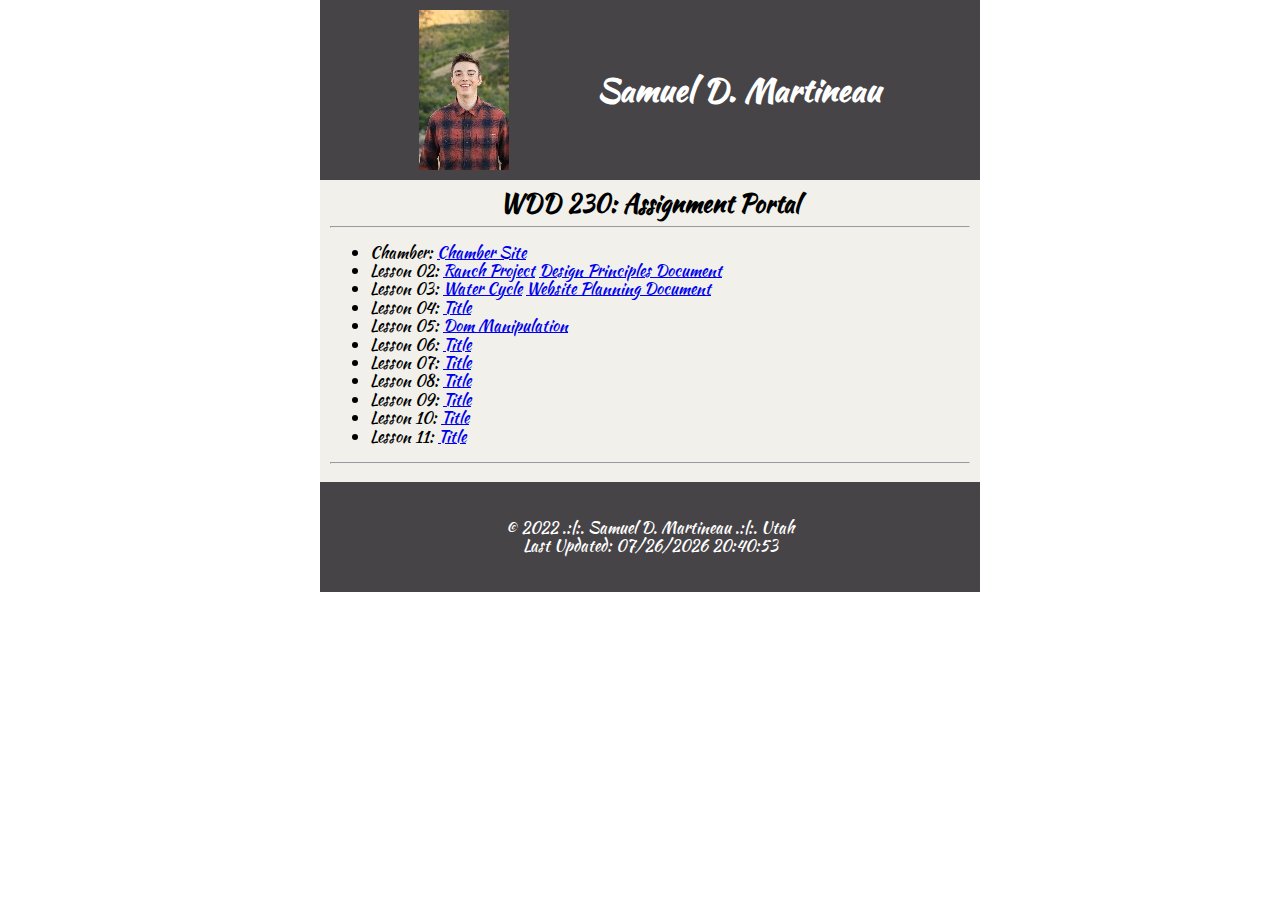
<file: index.html>
<!DOCTYPE html>
<html lang="en">
    <head>
        <meta charset="utf-8"/>
        <meta name="viewport" content="width=device-width, initial-scale=1"/>
        <meta name="description" content="homepage"/>
        <title>WDD 230 Homepage</title>

        <link rel="stylesheet" href="homepage/css/homepage-styles.css"/>
        <link rel="stylesheet" href="homepage/css/normalize.css"/>
        <link rel="stylesheet" href="homepage/css/medium.css"/>

        <script src="homepage/javascript/homepage-js.js" defer="true"></script>

        <link rel="shortcut icon" href="favicon.ico">
    </head>
    <body>
        <div class="content">
            <header>
                <div class="header-box">
                    <img  src="homepage/images/me.jpeg" alt="Meee">
                    <h1 class="my-name">Samuel D. Martineau</h1>
                </div>
            </header>

            <main>
                <div class="main-box">
                    <div class="main-heading">WDD 230: Assignment Portal</div>
                    <hr>
                    <ul>
                        <li>Chamber: <a href="chamber/index.html">Chamber Site</a></li>
                        <li>Lesson 02: <a href="ranch/index.html">Ranch Project</a> <a href="lesson2/index.html">Design Principles Document</a></li>
                        <li>Lesson 03: <a href="water_cycle/">Water Cycle</a> <a href="lesson3/index.html">Website Planning Document</a></li>
                        <li>Lesson 04: <a href="#">Title</a></li>
                        <li>Lesson 05: <a href="lesson5/bom.html">Dom Manipulation</a></li>
                        <li>Lesson 06: <a href="#">Title</a></li>
                        <li>Lesson 07: <a href="#">Title</a></li>
                        <li>Lesson 08: <a href="#">Title</a></li>
                        <li>Lesson 09: <a href="#">Title</a></li>
                        <li>Lesson 10: <a href="#">Title</a></li>
                        <li>Lesson 11: <a href="#">Title</a></li>
                    </ul>
                    <hr>
                </div>
            </main>

            <footer>
                <div class="footer-box">
                    <div class="copyright">&copy <span id="year"></span> .:|:. Samuel D. Martineau .:|:. Utah</div>
                    <div class="update" >Last Updated: <span id="update"></span></div>
                </div>
            </footer>
        </div>
    </body>
</html>
</file>
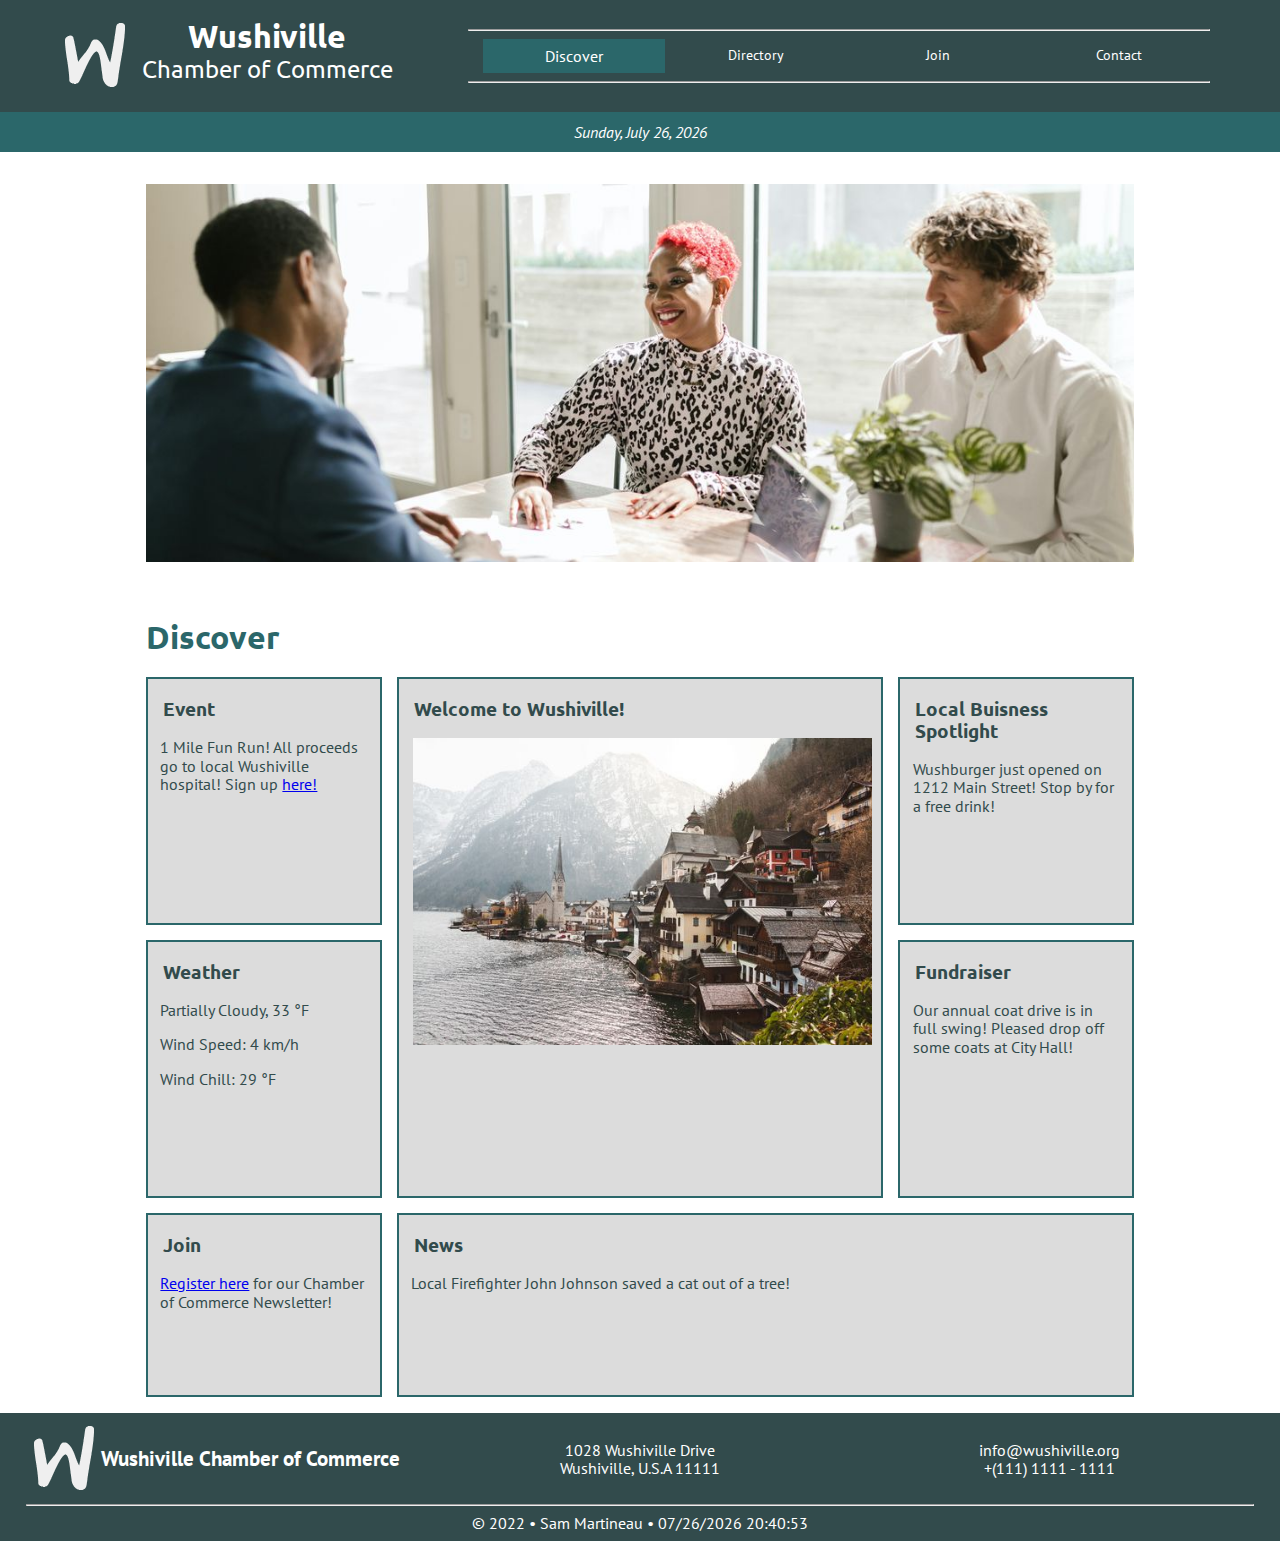
<file: chamber/index.html>
<!doctype html>
<html lang="en">
<head>
<meta charset="utf-8">
<meta name="description" content="Wushiville Chamber of Commerce">
<meta name="author" content="Sam Martineau">

<!-- This start file was build by Paul Cheney  -->
<title>Homepage: Wushiville Chamber of Commerce</title>

<!-- TELLS PHONES NOT TO LIE ABOUT THEIR WIDTH & stops the font from enlarging when a phone is turned sideways-->
<meta name="viewport" content="width=device-width, initial-scale=1, maximum-scale=1">

<!-- Favicon-->
<link rel="shortcut icon" href="favicon.ico">

<!-- STYLE SHEETS -->
<link href="css/normalize.css" rel="stylesheet">
<!-- phone-default -->
<link href="css/small.css" rel="stylesheet">
<!-- enhance-tablet -->
<link href="css/medium.css" rel="stylesheet">
<!-- enhance-desktop -->
<link href="css/large.css" rel="stylesheet">


     
</head>
<body>
    <div class="mg-banner" id="banner-message">
        <p>🤝🏼 Come join us for the chamber meet and greet Wednesday at 7:00 p.m.</p>
    </div>
<!-- HEADER HERE -->
	<header class="clearfix">
    <div class="header-box">    
	<img src="images/logo.webp" alt="logo"/>
    <div class="title-flex">
    <h1>Wushiville</h1>
    <h2>Chamber of Commerce</h2>
    </div>
    </div>

    <nav class="clearfix">
        <hr/>
        <button id="ham"><span>&#9776;</span><span>X</span></button>
        <ul id="nav">
            <li class="active"><a href="#">Discover</a></li>
            <li><a href="#">Directory</a></li>
            <li><a href="#">Join</a></li>
            <li><a href="#">Contact</a></li>    
        </ul>
        <hr id="line"/>
    </nav>
    </header>
    <div class="time"></div> 
<!-- CONTENT HERE -->
    <main>
        <picture>
            <source media="(max-width:200px)" srcset="images/heroSrc200.jpg">
            <source media="(max-width:500px)" srcset="images/heroSrc500.jpg">
            <source media="(max-width:800px)" srcset="images/heroSrc800.jpg">
            <img src="images/heroSrc1100.jpg" alt="img-banner"/>
        </picture>
        <h1 class="page-title">Discover</h1>
        <article class="grid">
            <section class="events">
                <h3>Event</h3>
                <p>1 Mile Fun Run! All proceeds go to local Wushiville hospital! Sign up <a href="#">here!</a></p>
            </section>
            <section class="weather">
                <h3>Weather</h3>
                    <p>Partially Cloudy, <span id="temp">33</span> °F <br>
                    </p>
                    <p>Wind Speed: <span id="wind-speed">4</span> km/h</p>
                    <p id="wind-chill-line">Wind Chill: <span id="wind-chill"></span></p>
            </section>
            <section class="join">
                <h3>Join</h3>
                <p><a href="#">Register here</a> for our Chamber of Commerce Newsletter!</p>
            </section>
            <section class="hero">
                <h3>Welcome to Wushiville!</h3>
                <img src="images/town.jpg" alt="town"/>

            </section>
            <section class="news">
                <h3>News</h3>
                <p>Local Firefighter John Johnson saved a cat out of a tree!</p>
            </section>
            <section class="spotlight1">
                <h3>Local Buisness Spotlight</h3>
                <p>Wushburger just opened on 1212 Main Street! Stop by for a free drink!</p>
            </section>
            <section class="spotlight2">
                <h3>Fundraiser</h3>
                <p>Our annual coat drive is in full swing! Pleased drop off some coats at City Hall!</p>
            </section>
        </article>
    </main>
    
<!-- FOOTER HERE -->
    
    <footer>
        <div class="footer-flex">
            <div class="footer-img-flex footer-flex-item">
                <img src="images/logo.webp" alt="logo"/>
           
                <h3>Wushiville Chamber of Commerce</h3>
            </div>
 
                <p class="footer-flex-item">
                    1028 Wushiville Drive <br/>
                    Wushiville, U.S.A 11111
                </p>
                <p class="footer-flex-item">
                    info@wushiville.org <br/>
                    +(111) 1111 - 1111
                </p>

        </div>
        <hr/>
        <div>
        &copy; <span id="year"></span> &bull; Sam Martineau &bull; <span id="update"></span>
        </div>
    </footer>

    <script src="js/scripts.js"></script>
    <script src="js/windchill.js"></script>
</body>
</html>
</file>
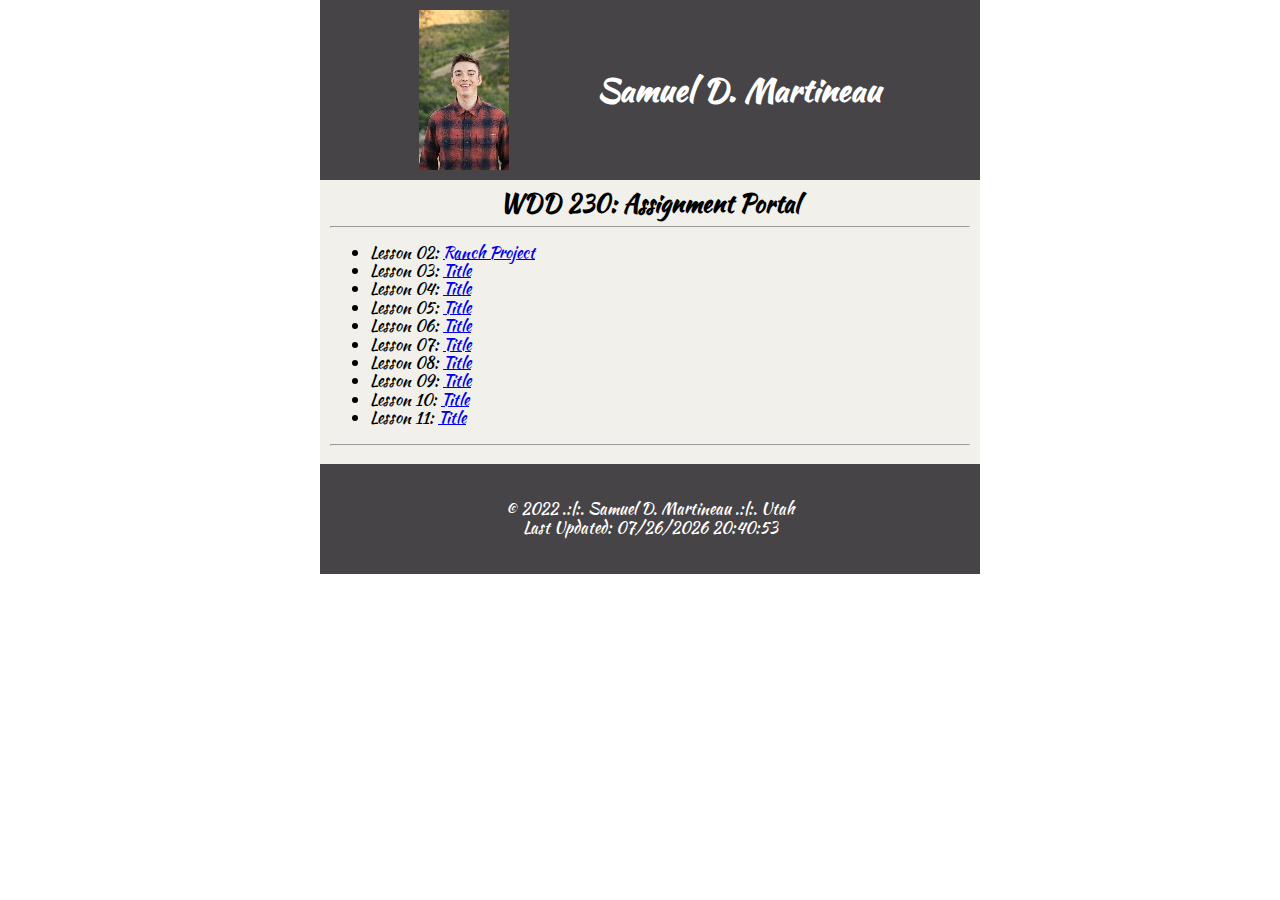
<file: homepage/index.html>
<!DOCTYPE html>
<html lang="en">
    <head>
        <meta charset="utf-8"/>
        <meta name="viewport" content="width=device-width, initial-scale=1"/>
        <meta name="description" content="homepage"/>
        <title>WDD 230 Homepage</title>

        <link rel="stylesheet" href="css/homepage-styles.css"/>
        <link rel="stylesheet" href="css/normalize.css"/>
        <link rel="stylesheet" href="css/medium.css"/>

        <script src="javascript/homepage-js.js" defer="true"></script>
    </head>
    <body>
        <div class="content">
            <header>
                <div class="header-box">
                    <img  src="images/me.jpeg" alt="Meee">
                    <h1 class="my-name">Samuel D. Martineau</h1>
                </div>
            </header>

            <main>
                <div class="main-box">
                    <div class="main-heading">WDD 230: Assignment Portal</div>
                    <hr>
                    <ul>
                        <li>Lesson 02: <a href="ranch/index.html">Ranch Project</a></li>
                        <li>Lesson 03: <a href="#">Title</a></li>
                        <li>Lesson 04: <a href="#">Title</a></li>
                        <li>Lesson 05: <a href="#">Title</a></li>
                        <li>Lesson 06: <a href="#">Title</a></li>
                        <li>Lesson 07: <a href="#">Title</a></li>
                        <li>Lesson 08: <a href="#">Title</a></li>
                        <li>Lesson 09: <a href="#">Title</a></li>
                        <li>Lesson 10: <a href="#">Title</a></li>
                        <li>Lesson 11: <a href="#">Title</a></li>
                    </ul>
                    <hr>
                </div>
            </main>

            <footer>
                <div class="footer-box">
                    <div class="copyright">&copy <span id="year"></span> .:|:. Samuel D. Martineau .:|:. Utah</div>
                    <div class="update" >Last Updated: <span id="update"></span></div>
                </div>
            </footer>
        </div>
    </body>
</html>
</file>
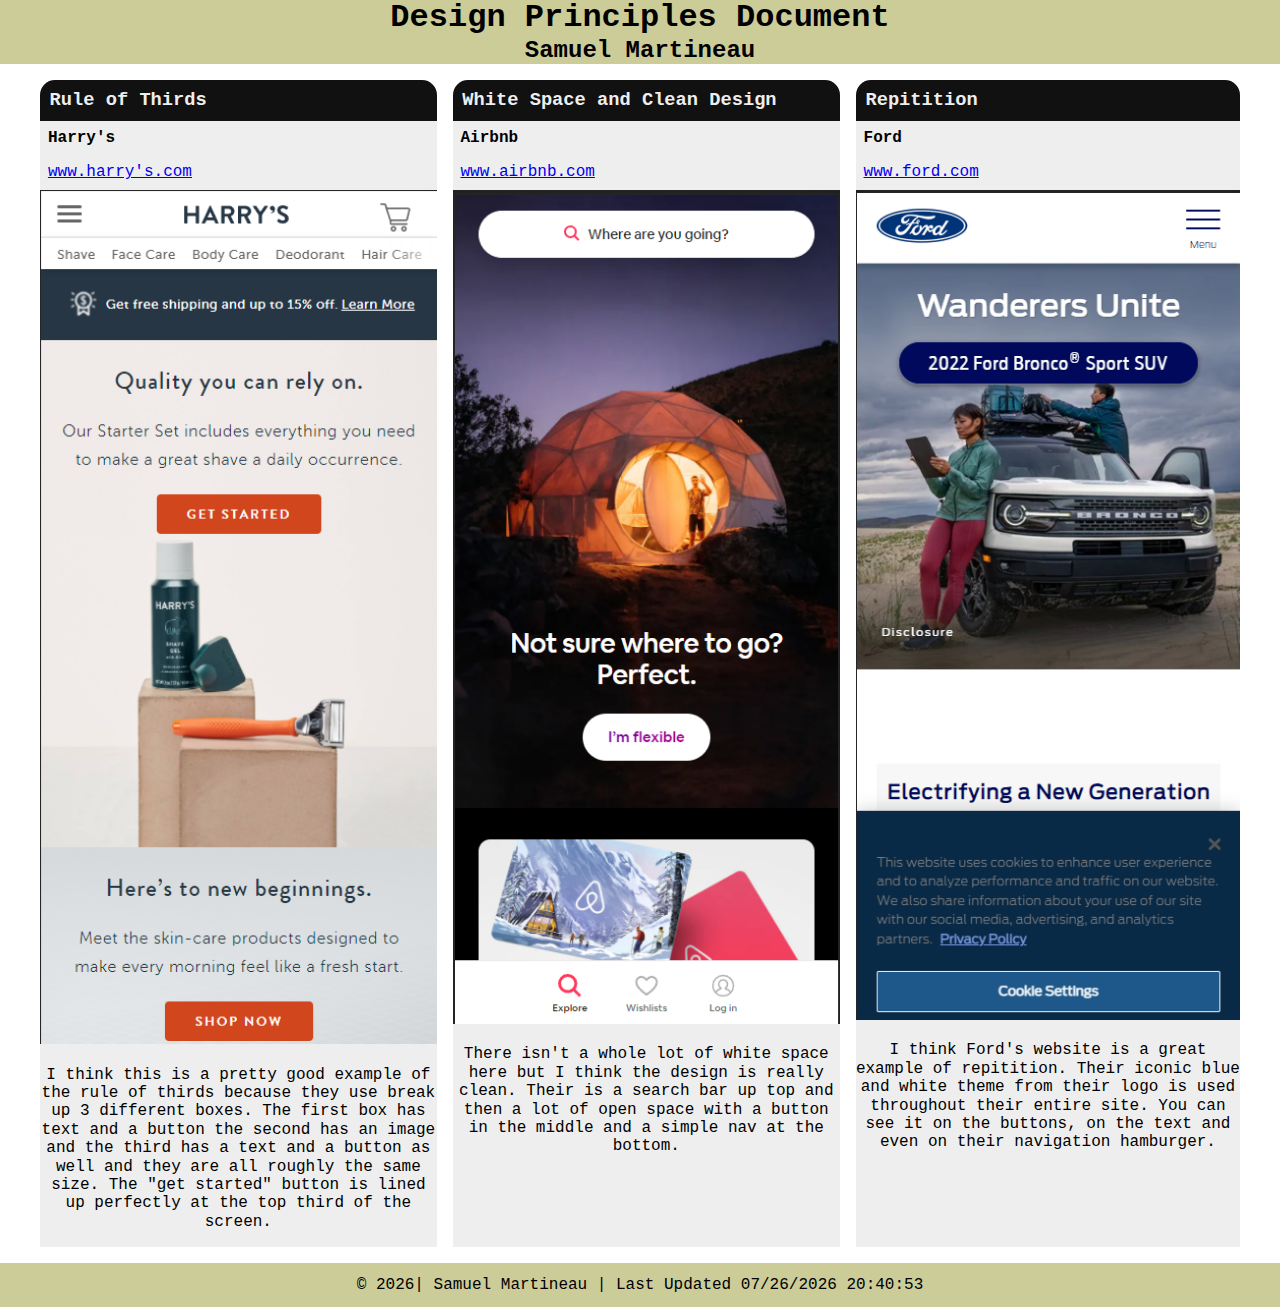
<file: lesson2/index.html>
<!DOCTYPE html>
<html lang="en">
    <head>
        <meta charset="utf-8"/>
        <meta name="viewport" content="width=device-width, initial-scale=1"/>
        <meta name="description" content="Design Principles"/>
        <title>Design Principles</title>

        <link rel="stylesheet" href="css/normalize.css"/>
        <link rel="stylesheet" href="css/small.css"/>
        <link rel="stylesheet" href="css/medium.css"/>
        <link rel="stylesheet" href="css/large.css"/>

        

    </head>
    <body>
        <header>
            <h1>Design Principles Document</h1>
            <h2>Samuel Martineau</h2>
        </header>

        <main>
            <div class="column column-1">
                <div class="column-header">
                    <h3>Rule of Thirds</h3>
                </div>
                <h4>Harry's</h4>
                <a href="https://www.harrys.com/en/us">www.harry's.com</a>
                <img src="images/harrys.png" alt="harry's"/>
                <p>I think this is a pretty good example of the rule of thirds because they use
                    break up 3 different boxes. The first box has text and a button the second has an image and the third has
                    a text and a button as well and they are all roughly the same size. The "get started" button is lined up perfectly at the top third of the screen.
                </p>
            </div>
            <div class="column column-2">
                <div class="column-header">
                    <h3>White Space and Clean Design</h3>
                </div>
                <h4>Airbnb</h4>
                <a href="https://www.airbnb.com/">www.airbnb.com</a>
                <img src="images/airbnb.png" alt="airbnb"/>
                <p>There isn't a whole lot of white space here but I think the design is really clean. Their is a search bar up top and then a lot of open space with a button in the middle and a simple nav at the bottom.</p>
            </div>
            <div class="column column-3">
                <div class="column-header">
                    <h3>Repitition</h3>
                </div>
                <h4>Ford</h4>
                <a href="https://www.ford.com/">www.ford.com</a>
                <img src="images/ford.png" alt="ford"/>
                <p>I think Ford's website is a great example of repitition. Their iconic blue and white theme from their logo is used throughout their entire site. You can see it on the buttons, on the text and even on their navigation hamburger.</p>
            </div>
        </main>

        <footer>
            &copy; <span id="year"></span>| Samuel Martineau | Last Updated <span id="update"></span>
        </footer>

        <script src="js/scripts.js"></script>
    </body>
</html>
</file>
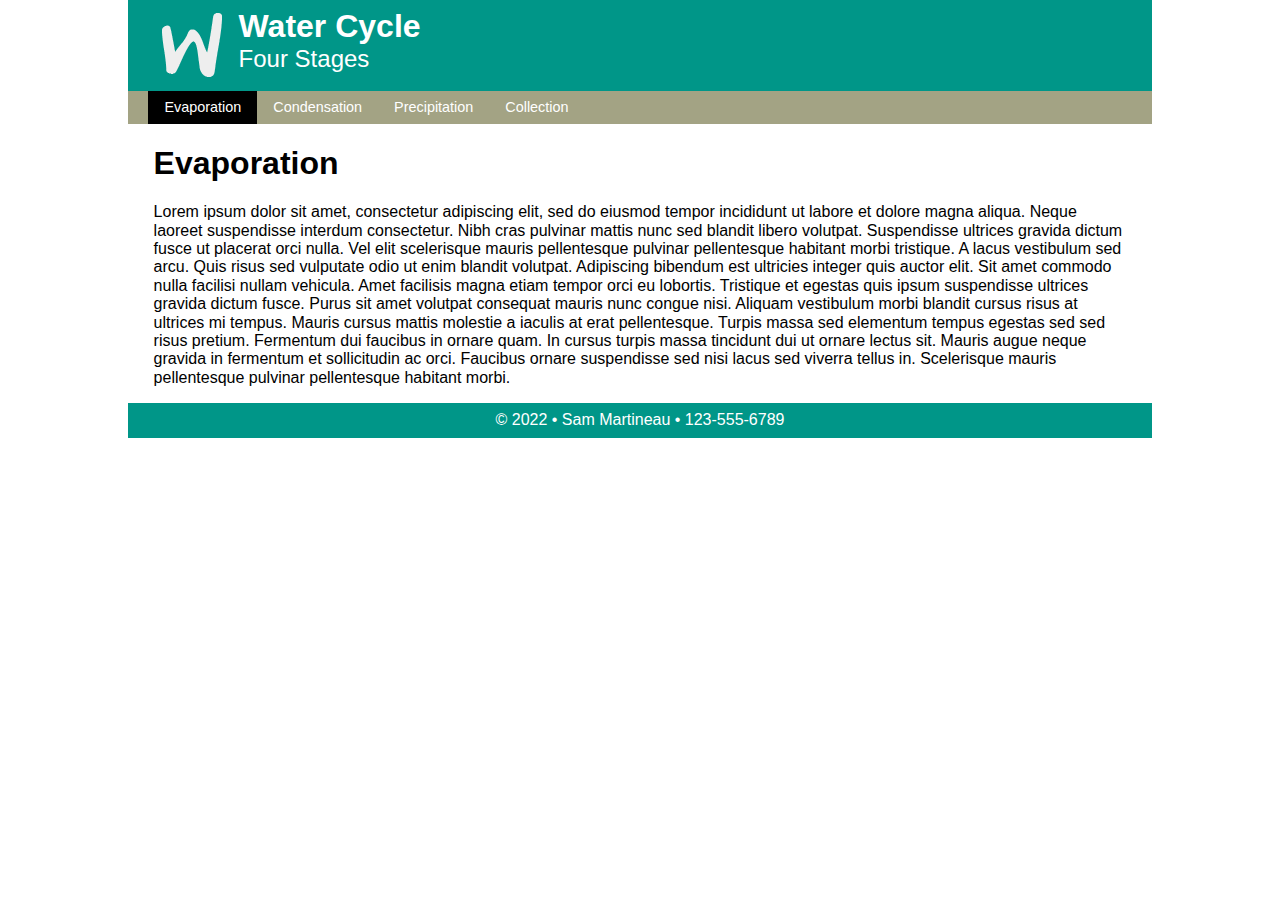
<file: lesson3/index.html>
<!doctype html>
<html lang="en">
<head>
<meta charset="utf-8">
<meta name="description" content="Fill Me In">
<meta name="author" content="John Doe">

<!-- This start file was build by Paul Cheney  -->
<title>Evaporation: Water Cycle</title>

<!-- TELLS PHONES NOT TO LIE ABOUT THEIR WIDTH & stops the font from enlarging when a phone is turned sideways-->
<meta name="viewport" content="width=device-width, initial-scale=1, maximum-scale=1">




<!-- STYLE SHEETS -->
<link href="css/normalize.css" rel="stylesheet">
<!-- phone-default -->
<link href="css/small.css" rel="stylesheet">
<!-- enhance-tablet -->
<link href="css/medium.css" rel="stylesheet">
<!-- enhance-desktop -->
<link href="css/large.css" rel="stylesheet">


     
</head>
<body>
<!-- HEADER HERE -->
	<header class="clearfix">
	<img src="images/logo.png" alt="logo"/>
 <h1>Water Cycle</h1>
        <h2>Four Stages</h2>
    </header>
    
    
<!-- NAVIGATION HERE -->
    <nav class="clearfix">
        <ul >
            <li class="active"><a href="index.html">Evaporation</a></li>
            <li><a href="condensation.html">Condensation</a></li>
            <li><a href="precipitation.html">Precipitation</a></li>
            <li><a href="collection.html">Collection</a></li>    
        </ul>
    </nav>
    
    
<!-- CONTENT HERE -->
    <main>
        <h1>Evaporation</h1>
        <p>Lorem ipsum dolor sit amet, consectetur adipiscing elit, sed do eiusmod tempor incididunt ut labore et dolore magna aliqua. Neque laoreet suspendisse interdum consectetur. Nibh cras pulvinar mattis nunc sed blandit libero volutpat. Suspendisse ultrices gravida dictum fusce ut placerat orci nulla. Vel elit scelerisque mauris pellentesque pulvinar pellentesque habitant morbi tristique. A lacus vestibulum sed arcu. Quis risus sed vulputate odio ut enim blandit volutpat. Adipiscing bibendum est ultricies integer quis auctor elit. Sit amet commodo nulla facilisi nullam vehicula. Amet facilisis magna etiam tempor orci eu lobortis. Tristique et egestas quis ipsum suspendisse ultrices gravida dictum fusce. Purus sit amet volutpat consequat mauris nunc congue nisi. Aliquam vestibulum morbi blandit cursus risus at ultrices mi tempus. Mauris cursus mattis molestie a iaculis at erat pellentesque. Turpis massa sed elementum tempus egestas sed sed risus pretium. Fermentum dui faucibus in ornare quam. In cursus turpis massa tincidunt dui ut ornare lectus sit. Mauris augue neque gravida in fermentum et sollicitudin ac orci. Faucibus ornare suspendisse sed nisi lacus sed viverra tellus in. Scelerisque mauris pellentesque pulvinar pellentesque habitant morbi.</p>
    </main>
    
<!-- FOOTER HERE -->   
    <footer>
        &copy; 2022 &bull; Sam Martineau &bull; 123-555-6789
    </footer>

</body>
</html>
</file>
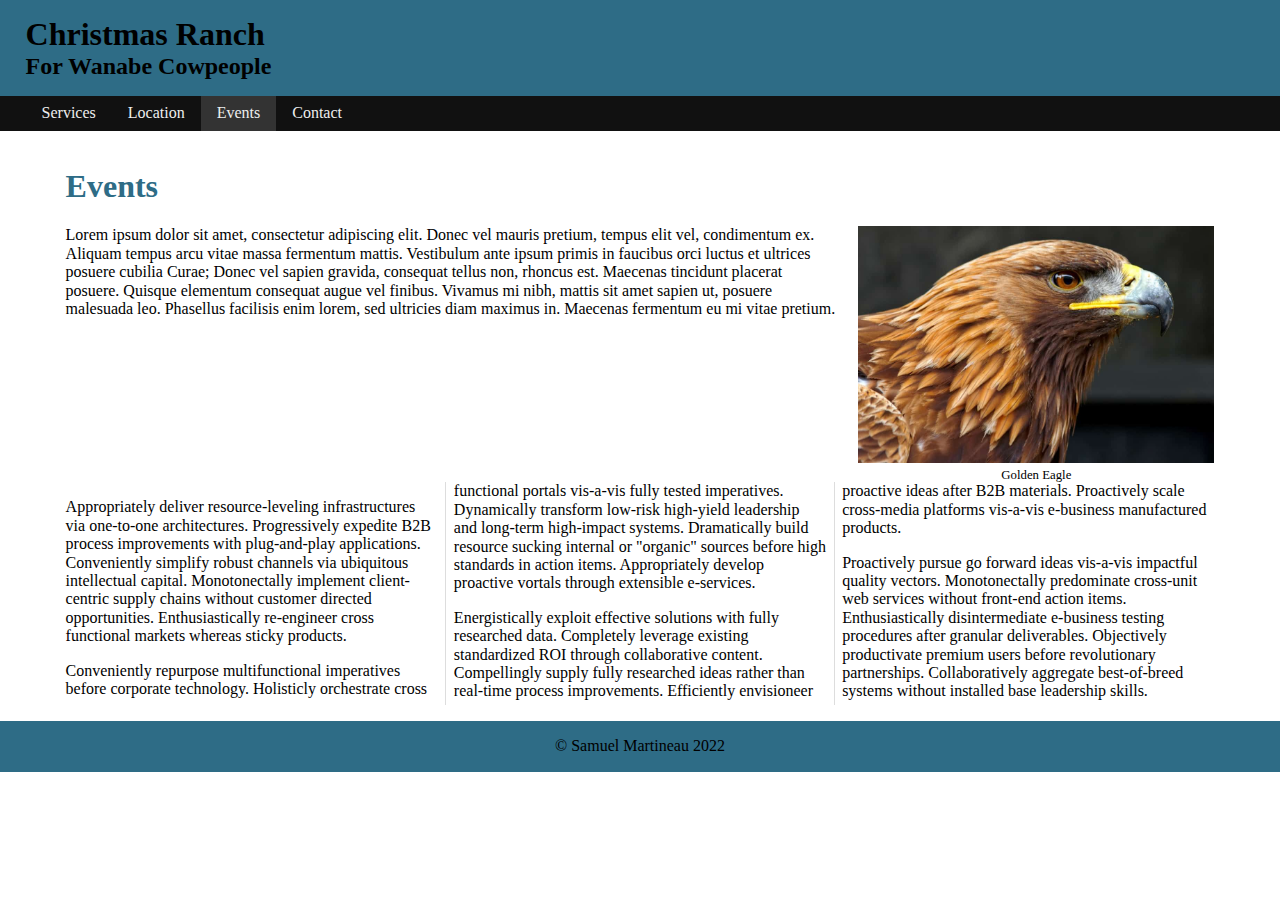
<file: ranch/index.html>
<!doctype html>
<html lang="en">
<head>
<meta charset="utf-8">
<meta name="description" content="Fill Me In">
<meta name="author" content="John Doe">
<title>Events: Christmas Ranch</title>

<meta name="viewport" content="width=device-width, initial-scale=1, maximum-scale=1">

<!-- STYLE SHEETS -->
<link href="css/normalize.css" rel="stylesheet">
<link href="css/small.css" rel="stylesheet">
<link href="css/medium.css" rel="stylesheet">
<link href="css/large.css" rel="stylesheet">

</head>

<body>
<body>
<header>
  <h1>Christmas Ranch</h1>
  <h2>For Wanabe Cowpeople</h2>
</header>
  
<nav>
<ul>
  <li><a href="index.html">Services</a></li>
  <li><a href="#">Location</a></li>
  <li class="active"><a href="#">Events</a></li>
  <li><a href="#">Contact</a></li>
</ul>
</nav>

<main>
    
    <h1>Events</h1>
    
    <figure>  
    <img src="images/golden-eagle.jpg" alt="Herford Cows">
    <figcaption>Golden Eagle</figcaption>
    </figure>
    <p>Lorem ipsum dolor sit amet, consectetur adipiscing elit. Donec vel mauris pretium, tempus elit vel, condimentum ex. Aliquam tempus arcu vitae massa fermentum mattis. Vestibulum ante ipsum primis in faucibus orci luctus et ultrices posuere cubilia Curae; Donec vel sapien gravida, consequat tellus non, rhoncus est. Maecenas tincidunt placerat posuere. Quisque elementum consequat augue vel finibus. Vivamus mi nibh, mattis sit amet sapien ut, posuere malesuada leo. Phasellus facilisis enim lorem, sed ultricies diam maximus in. Maecenas fermentum eu mi vitae pretium.</p>

    <div class="news">
    <p>Appropriately deliver resource-leveling infrastructures via one-to-one architectures. Progressively expedite B2B process improvements with plug-and-play applications. Conveniently simplify robust channels via ubiquitous intellectual capital. Monotonectally implement client-centric supply chains without customer directed opportunities. Enthusiastically re-engineer cross functional markets whereas sticky products.</p>

    <p>Conveniently repurpose multifunctional imperatives before corporate technology. Holisticly orchestrate cross functional portals vis-a-vis fully tested imperatives. Dynamically transform low-risk high-yield leadership and long-term high-impact systems. Dramatically build resource sucking internal or "organic" sources before high standards in action items. Appropriately develop proactive vortals through extensible e-services.</p>

    <p>Energistically exploit effective solutions with fully researched data. Completely leverage existing standardized ROI through collaborative content. Compellingly supply fully researched ideas rather than real-time process improvements. Efficiently envisioneer proactive ideas after B2B materials. Proactively scale cross-media platforms vis-a-vis e-business manufactured products.</p>

    <p>Proactively pursue go forward ideas vis-a-vis impactful quality vectors. Monotonectally predominate cross-unit web services without front-end action items. Enthusiastically disintermediate e-business testing procedures after granular deliverables. Objectively productivate premium users before revolutionary partnerships. Collaboratively aggregate best-of-breed systems without installed base leadership skills.</p>
    </div>

    
</main>

<footer>
&copy; Samuel Martineau 2022
</footer>
</body>
</html>
</file>
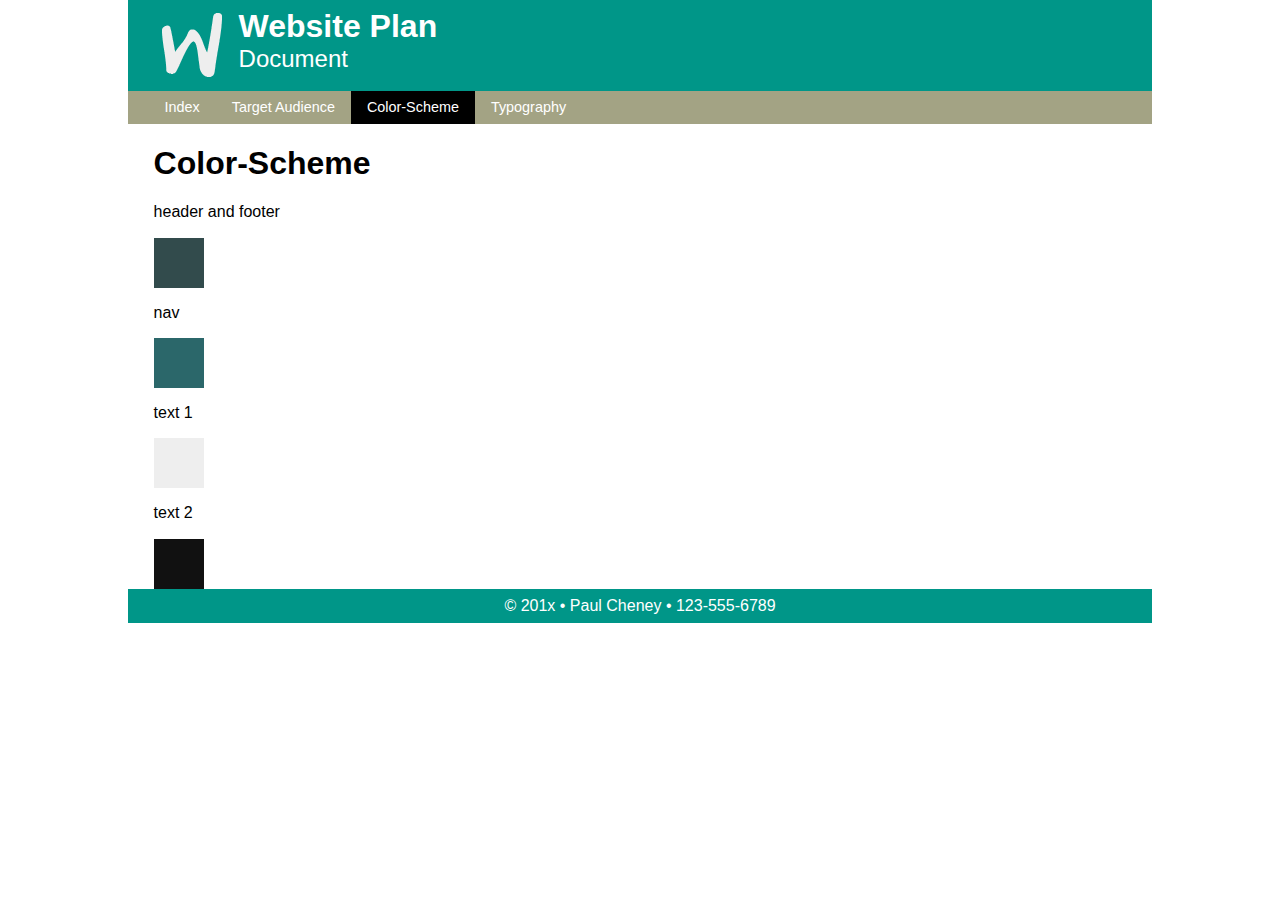
<file: lesson3/color-scheme.html>
<!doctype html>
<html lang="en">
<head>
<meta charset="utf-8">
<meta name="description" content="Fill Me In">
<meta name="author" content="John Doe">

<!-- This start file was build by Paul Cheney  -->
<title>Color-Scheme: Website Planning Document</title>

<!-- TELLS PHONES NOT TO LIE ABOUT THEIR WIDTH & stops the font from enlarging when a phone is turned sideways-->
<meta name="viewport" content="width=device-width, initial-scale=1, maximum-scale=1">




<!-- STYLE SHEETS -->
<link href="css/normalize.css" rel="stylesheet">
<!-- phone-default -->
<link href="css/small.css" rel="stylesheet">
<!-- enhance-tablet -->
<link href="css/medium.css" rel="stylesheet">
<!-- enhance-desktop -->
<link href="css/large.css" rel="stylesheet">


     
</head>
<body>
<!-- HEADER HERE -->
	<header class="clearfix">
	<img src="images/logo.png" alt="logo"/>
 <h1>Website Plan</h1>
        <h2>Document</h2>
    </header>
    
    
<!-- NAVIGATION HERE -->
    <nav class="clearfix">
        <ul >
            <li><a href="index.html">Index</a></li>
            <li><a href="target-audience.html">Target Audience</a></li>
            <li class="active"><a href="color-scheme.html">Color-Scheme</a></li>
            <li><a href="typography.html">Typography</a></li>    
        </ul>
    </nav>
    
    
<!-- CONTENT HERE -->
    <main>
        <h1>Color-Scheme</h1>
        <p>header and footer</p>
        <div class="primary"></div>
        <p>nav</p>
        <div class="secondary"></div>
        <p>text 1</p>
        <div class="text1"></div>
        <p>text 2</p>
        <div class="text2"></div>
    </main>
    
<!-- FOOTER HERE -->   
    <footer>
        &copy; 201x &bull; Paul Cheney &bull; 123-555-6789
    </footer>

</body>
</html>
</file>
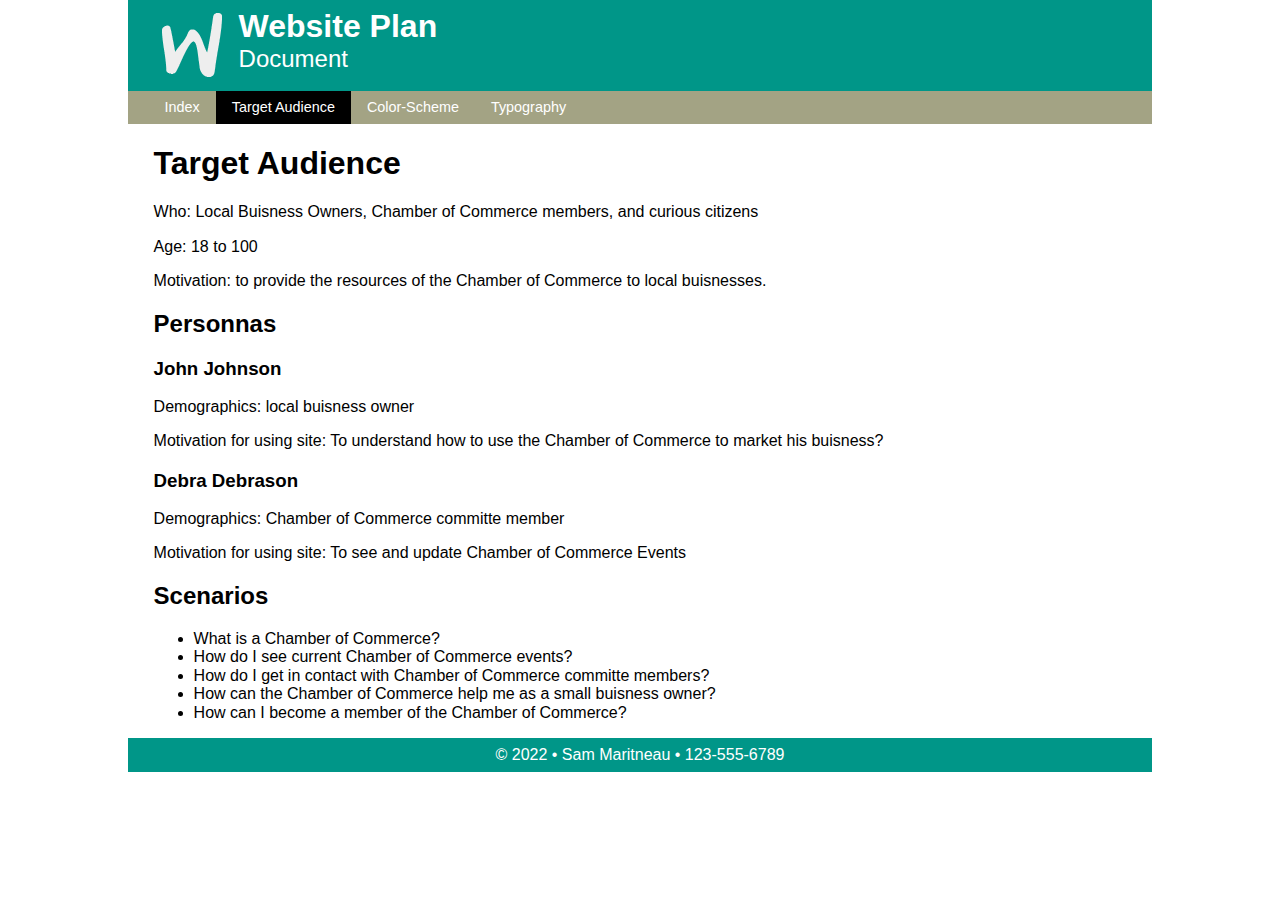
<file: lesson3/target-audience.html>
<!doctype html>
<html lang="en">
<head>
<meta charset="utf-8">
<meta name="description" content="Fill Me In">
<meta name="author" content="John Doe">

<!-- This start file was build by Paul Cheney  -->
<title>Target Audience: Website Planning Document</title>

<!-- TELLS PHONES NOT TO LIE ABOUT THEIR WIDTH & stops the font from enlarging when a phone is turned sideways-->
<meta name="viewport" content="width=device-width, initial-scale=1, maximum-scale=1">




<!-- STYLE SHEETS -->
<link href="css/normalize.css" rel="stylesheet">
<!-- phone-default -->
<link href="css/small.css" rel="stylesheet">
<!-- enhance-tablet -->
<link href="css/medium.css" rel="stylesheet">
<!-- enhance-desktop -->
<link href="css/large.css" rel="stylesheet">


     
</head>
<body>
<!-- HEADER HERE -->
	<header class="clearfix">
	<img src="images/logo.png" alt="logo"/>
 <h1>Website Plan</h1>
        <h2>Document</h2>
    </header>
    
    
<!-- NAVIGATION HERE -->
    <nav class="clearfix">
        <ul >
            <li><a href="index.html">Index</a></li>
            <li class="active"><a href="target-audience.html">Target Audience</a></li>
            <li><a href="color-scheme.html">Color-Scheme</a></li>
            <li><a href="typography.html">Typography</a></li>    
        </ul>
    </nav>
    
    
<!-- CONTENT HERE -->
    <main>
        <h1>Target Audience</h1>
        <p>Who: Local Buisness Owners, Chamber of Commerce members, and curious citizens</p>
        <p>Age: 18 to 100</p>
        <p>Motivation: to provide the resources of the Chamber of Commerce to local buisnesses.</p>

        <h2>Personnas</h2>
        <h3>John Johnson</h3>
        <p>Demographics: local buisness owner</p>
        <p>Motivation for using site: To understand how to use the Chamber of Commerce to market his buisness?</p>

        <h3>Debra Debrason</h3>
        <p>Demographics: Chamber of Commerce committe member</p>
        <p>Motivation for using site: To see and update Chamber of Commerce Events</p>

        <h2>Scenarios</h2>
        <ul>
            <li>What is a Chamber of Commerce?</li>
            <li>How do I see current Chamber of Commerce events?</li>
            <li>How do I get in contact with Chamber of Commerce committe members?</li>
            <li>How can the Chamber of Commerce help me as a small buisness owner?</li>
            <li>How can I become a member of the Chamber of Commerce?</li>
        </ul>
    </main>
    
<!-- FOOTER HERE -->   
    <footer>
        &copy; 2022 &bull; Sam Maritneau &bull; 123-555-6789
    </footer>

</body>
</html>
</file>
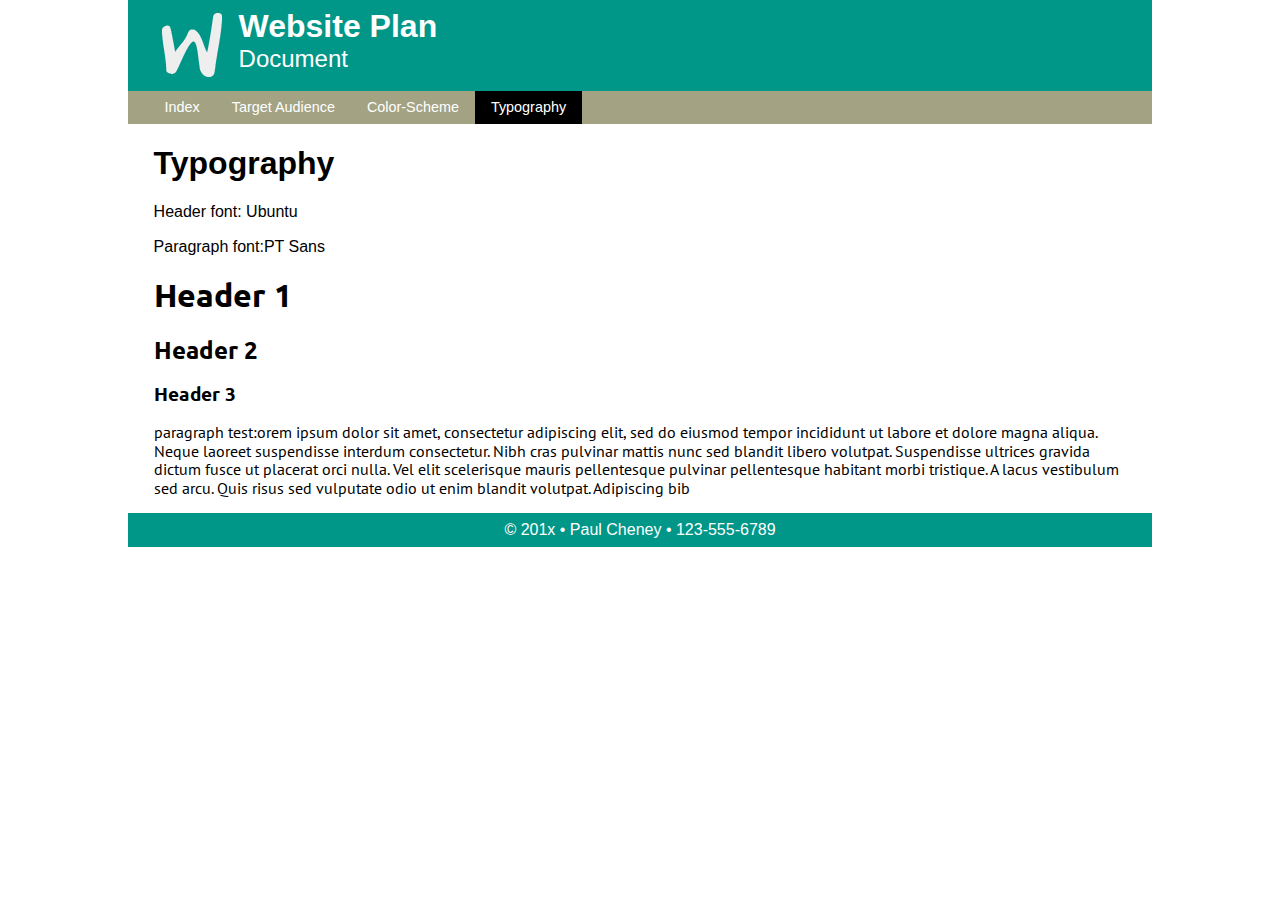
<file: lesson3/typography.html>
<!doctype html>
<html lang="en">
<head>
<meta charset="utf-8">
<meta name="description" content="Fill Me In">
<meta name="author" content="John Doe">

<!-- This start file was build by Paul Cheney  -->
<title>Typography: Website Planning Document</title>

<!-- TELLS PHONES NOT TO LIE ABOUT THEIR WIDTH & stops the font from enlarging when a phone is turned sideways-->
<meta name="viewport" content="width=device-width, initial-scale=1, maximum-scale=1">




<!-- STYLE SHEETS -->
<link href="css/normalize.css" rel="stylesheet">
<!-- phone-default -->
<link href="css/small.css" rel="stylesheet">
<!-- enhance-tablet -->
<link href="css/medium.css" rel="stylesheet">
<!-- enhance-desktop -->
<link href="css/large.css" rel="stylesheet">


     
</head>
<body>
<!-- HEADER HERE -->
	<header class="clearfix">
	<img src="images/logo.png" alt="logo"/>
 <h1>Website Plan</h1>
        <h2>Document</h2>
    </header>
    
    
<!-- NAVIGATION HERE -->
    <nav class="clearfix">
        <ul >
            <li><a href="index.html">Index</a></li>
            <li><a href="target-audience.html">Target Audience</a></li>
            <li><a href="color-scheme.html">Color-Scheme</a></li>
            <li class="active"><a href="typography.html">Typography</a></li>    
        </ul>
    </nav>
    
    
<!-- CONTENT HERE -->
    <main>
        <h1>Typography</h1>
        <p>Header font: Ubuntu</p>
        <p>Paragraph font:PT Sans</p>
        <h1 class="heading">Header 1</h1>
        <h2 class="heading">Header 2</h2>
        <h3 class="heading">Header 3</h3>
        <p class="paragraph">paragraph test:orem ipsum dolor sit amet, consectetur adipiscing elit, sed do eiusmod tempor incididunt ut labore et dolore magna aliqua. Neque laoreet suspendisse interdum consectetur. Nibh cras pulvinar mattis nunc sed blandit libero volutpat. Suspendisse ultrices gravida dictum fusce ut placerat orci nulla. Vel elit scelerisque mauris pellentesque pulvinar pellentesque habitant morbi tristique. A lacus vestibulum sed arcu. Quis risus sed vulputate odio ut enim blandit volutpat. Adipiscing bib </p>
    </main>
    
<!-- FOOTER HERE -->   
    <footer>
        &copy; 201x &bull; Paul Cheney &bull; 123-555-6789
    </footer>

</body>
</html>
</file>
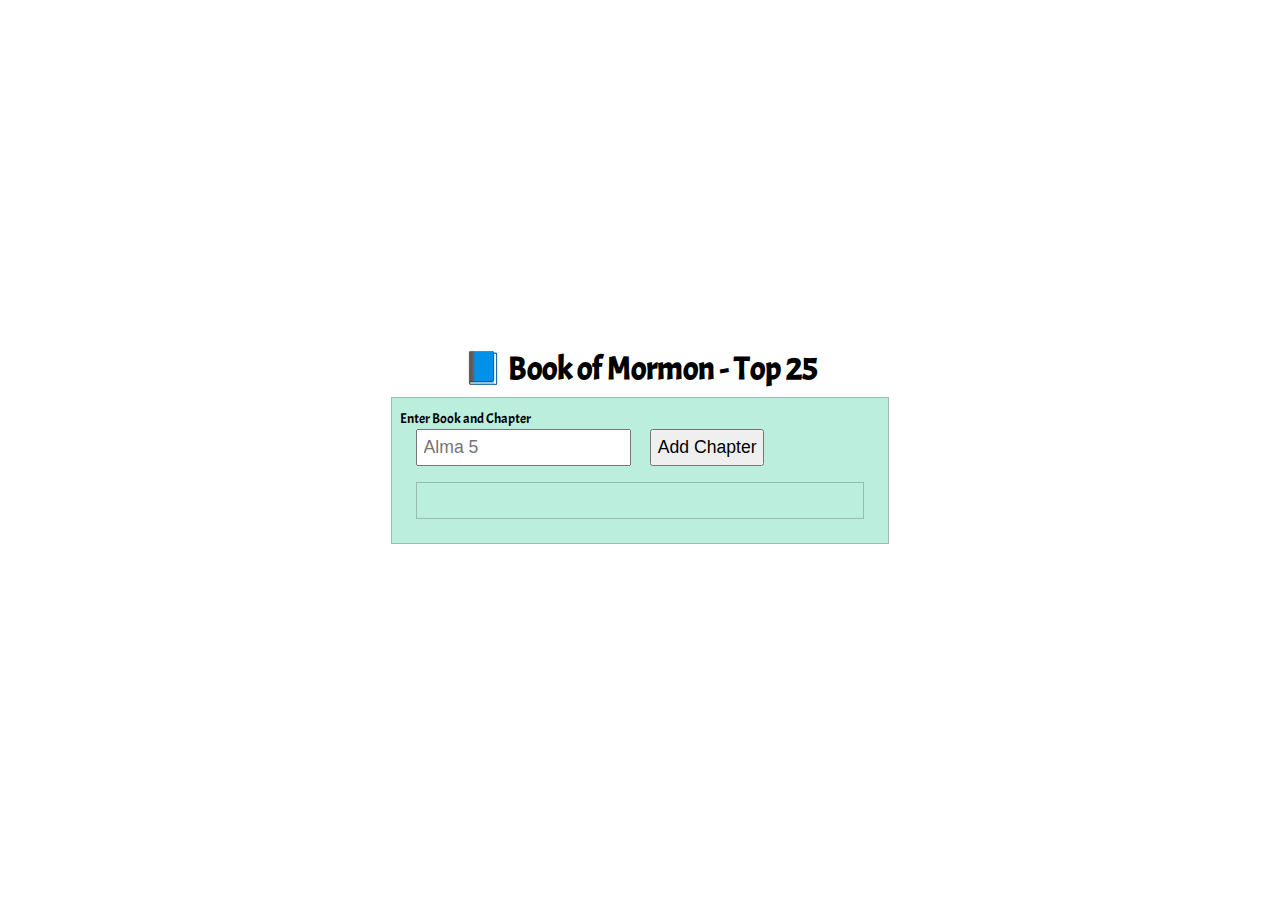
<file: lesson5/bom.html>
<!DOCTYPE html>
<html lang="en">
    <head>
        <title>Dom Manipulation</title>

        <meta charset="utf-8"/>
        <meta name="viewport" content="width=device-width, initial-scale=1"/>

        <link rel="stylesheet" href="css/small.css"/>

    </head>
    <body>
        <h1>📘 Book of Mormon - Top 25</h1>
    <main>
        <div class="input">
            <label>Enter Book and Chapter<br>
                <input type="text" id="favchap" placeholder="Alma 5" required></label>
            <button id="addBtn" type="submit">Add Chapter</button>
        </div>
        <div class="listcontainer">
            <ul class="list">
            </ul>
        </div>
    </main>

    <script src="js/js.js"></script>
    </body>
</html>
</file>
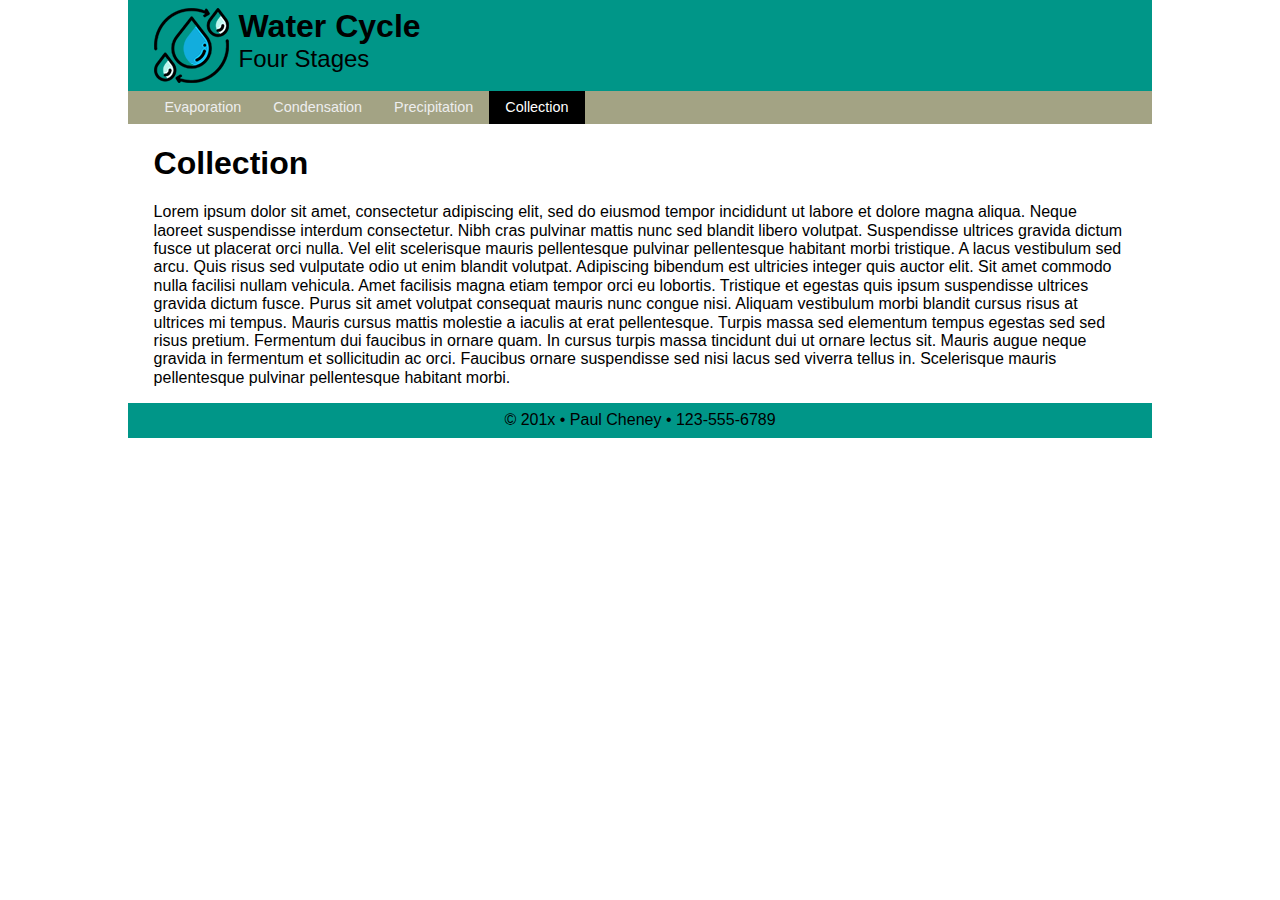
<file: water_cycle/collection.html>
<!doctype html>
<html lang="en">
<head>
<meta charset="utf-8">
<meta name="description" content="Fill Me In">
<meta name="author" content="John Doe">

<!-- This start file was build by Paul Cheney  -->
<title>Collection: Water Cycle</title>

<!-- TELLS PHONES NOT TO LIE ABOUT THEIR WIDTH & stops the font from enlarging when a phone is turned sideways-->
<meta name="viewport" content="width=device-width, initial-scale=1, maximum-scale=1">




<!-- STYLE SHEETS -->
<link href="css/normalize.css" rel="stylesheet">
<!-- phone-default -->
<link href="css/small.css" rel="stylesheet">
<!-- enhance-tablet -->
<link href="css/medium.css" rel="stylesheet">
<!-- enhance-desktop -->
<link href="css/large.css" rel="stylesheet">


     
</head>
<body>
<!-- HEADER HERE -->
	<header class="clearfix">
	<img src="images/logo.png" alt="logo"/>
 <h1>Water Cycle</h1>
        <h2>Four Stages</h2>
    </header>
    
    
<!-- NAVIGATION HERE -->
    <nav class="clearfix">
        <ul >
            <li><a href="index.html">Evaporation</a></li>
            <li><a href="condensation.html">Condensation</a></li>
            <li><a href="precipitation.html">Precipitation</a></li>
            <li class="active"><a href="collection.html">Collection</a></li>    
        </ul>
    </nav>
    
    
<!-- CONTENT HERE -->
    <main>
        <h1>Collection</h1>
        <p>Lorem ipsum dolor sit amet, consectetur adipiscing elit, sed do eiusmod tempor incididunt ut labore et dolore magna aliqua. Neque laoreet suspendisse interdum consectetur. Nibh cras pulvinar mattis nunc sed blandit libero volutpat. Suspendisse ultrices gravida dictum fusce ut placerat orci nulla. Vel elit scelerisque mauris pellentesque pulvinar pellentesque habitant morbi tristique. A lacus vestibulum sed arcu. Quis risus sed vulputate odio ut enim blandit volutpat. Adipiscing bibendum est ultricies integer quis auctor elit. Sit amet commodo nulla facilisi nullam vehicula. Amet facilisis magna etiam tempor orci eu lobortis. Tristique et egestas quis ipsum suspendisse ultrices gravida dictum fusce. Purus sit amet volutpat consequat mauris nunc congue nisi. Aliquam vestibulum morbi blandit cursus risus at ultrices mi tempus. Mauris cursus mattis molestie a iaculis at erat pellentesque. Turpis massa sed elementum tempus egestas sed sed risus pretium. Fermentum dui faucibus in ornare quam. In cursus turpis massa tincidunt dui ut ornare lectus sit. Mauris augue neque gravida in fermentum et sollicitudin ac orci. Faucibus ornare suspendisse sed nisi lacus sed viverra tellus in. Scelerisque mauris pellentesque pulvinar pellentesque habitant morbi.</p>
    </main>
    
<!-- FOOTER HERE -->   
    <footer>
        &copy; 201x &bull; Paul Cheney &bull; 123-555-6789
    </footer>

</body>
</html>
</file>
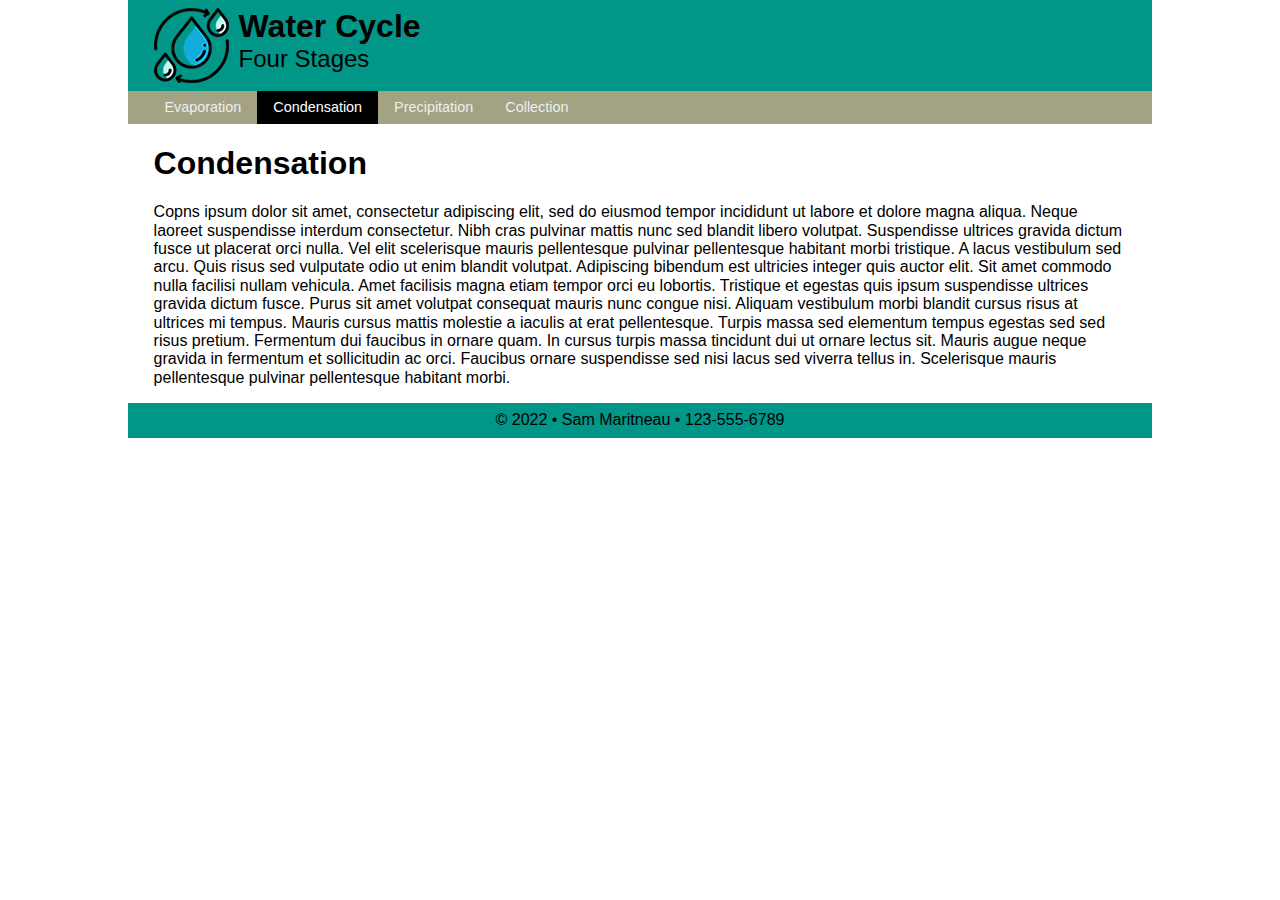
<file: water_cycle/condensation.html>
<!doctype html>
<html lang="en">
<head>
<meta charset="utf-8">
<meta name="description" content="Fill Me In">
<meta name="author" content="John Doe">

<!-- This start file was build by Paul Cheney  -->
<title>Condensation: Water Cycle</title>

<!-- TELLS PHONES NOT TO LIE ABOUT THEIR WIDTH & stops the font from enlarging when a phone is turned sideways-->
<meta name="viewport" content="width=device-width, initial-scale=1, maximum-scale=1">




<!-- STYLE SHEETS -->
<link href="css/normalize.css" rel="stylesheet">
<!-- phone-default -->
<link href="css/small.css" rel="stylesheet">
<!-- enhance-tablet -->
<link href="css/medium.css" rel="stylesheet">
<!-- enhance-desktop -->
<link href="css/large.css" rel="stylesheet">


     
</head>
<body>
<!-- HEADER HERE -->
	<header class="clearfix">
	<img src="images/logo.png" alt="logo"/>
 <h1>Water Cycle</h1>
        <h2>Four Stages</h2>
    </header>
    
    
<!-- NAVIGATION HERE -->
    <nav class="clearfix">
        <ul >
            <li><a href="index.html">Evaporation</a></li>
            <li class="active"><a href="condensation.html">Condensation</a></li>
            <li><a href="precipitation.html">Precipitation</a></li>
            <li><a href="collection.html">Collection</a></li>    
        </ul>
    </nav>
    
    
<!-- CONTENT HERE -->
    <main>
        <h1>Condensation</h1>
        <p>Copns ipsum dolor sit amet, consectetur adipiscing elit, sed do eiusmod tempor incididunt ut labore et dolore magna aliqua. Neque laoreet suspendisse interdum consectetur. Nibh cras pulvinar mattis nunc sed blandit libero volutpat. Suspendisse ultrices gravida dictum fusce ut placerat orci nulla. Vel elit scelerisque mauris pellentesque pulvinar pellentesque habitant morbi tristique. A lacus vestibulum sed arcu. Quis risus sed vulputate odio ut enim blandit volutpat. Adipiscing bibendum est ultricies integer quis auctor elit. Sit amet commodo nulla facilisi nullam vehicula. Amet facilisis magna etiam tempor orci eu lobortis. Tristique et egestas quis ipsum suspendisse ultrices gravida dictum fusce. Purus sit amet volutpat consequat mauris nunc congue nisi. Aliquam vestibulum morbi blandit cursus risus at ultrices mi tempus. Mauris cursus mattis molestie a iaculis at erat pellentesque. Turpis massa sed elementum tempus egestas sed sed risus pretium. Fermentum dui faucibus in ornare quam. In cursus turpis massa tincidunt dui ut ornare lectus sit. Mauris augue neque gravida in fermentum et sollicitudin ac orci. Faucibus ornare suspendisse sed nisi lacus sed viverra tellus in. Scelerisque mauris pellentesque pulvinar pellentesque habitant morbi.</p>
    </main>
    
<!-- FOOTER HERE -->   
    <footer>
        &copy; 2022 &bull; Sam Maritneau &bull; 123-555-6789
    </footer>

</body>
</html>
</file>
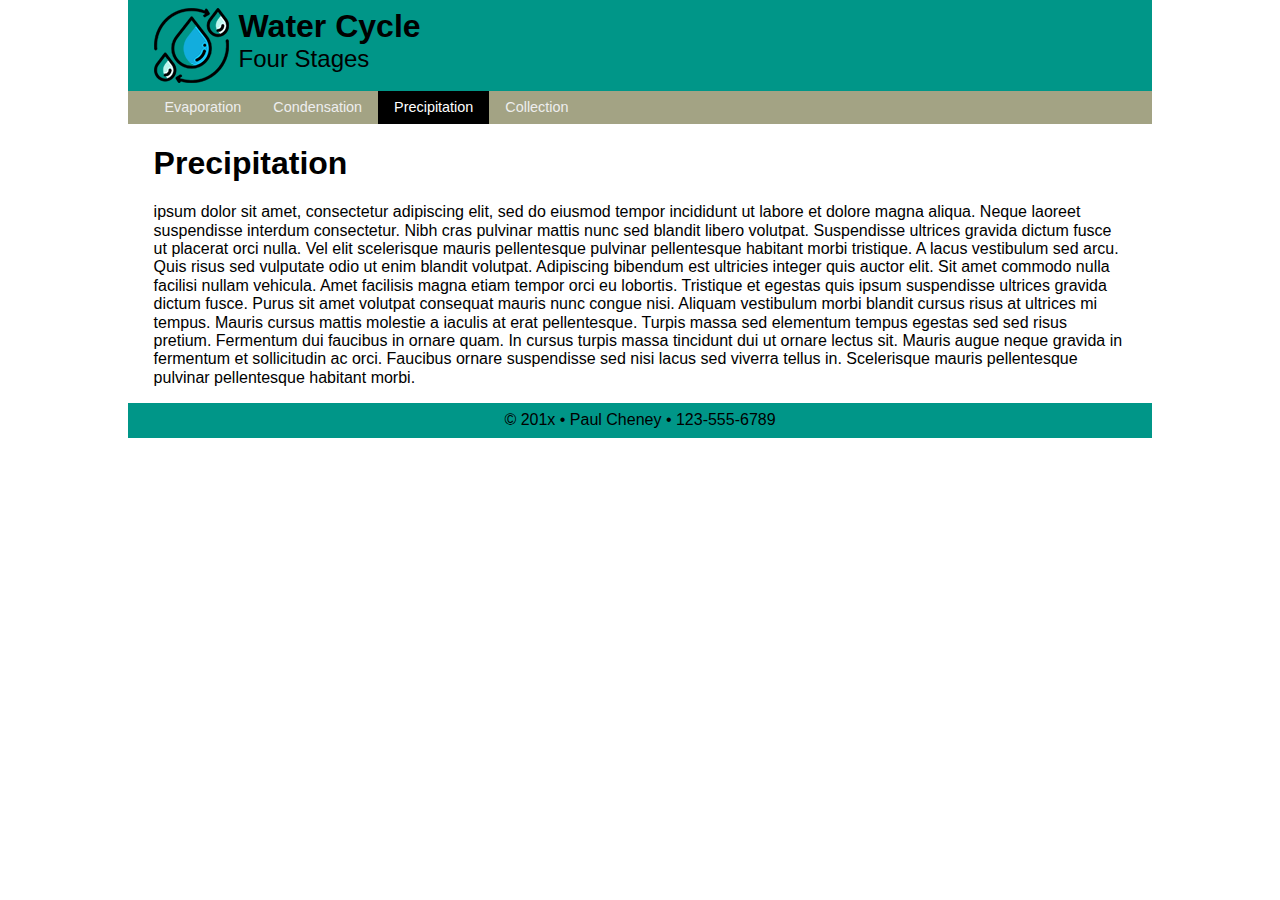
<file: water_cycle/precipitation.html>
<!doctype html>
<html lang="en">
<head>
<meta charset="utf-8">
<meta name="description" content="Fill Me In">
<meta name="author" content="John Doe">

<!-- This start file was build by Paul Cheney  -->
<title>Precipitation: Water Cycle</title>

<!-- TELLS PHONES NOT TO LIE ABOUT THEIR WIDTH & stops the font from enlarging when a phone is turned sideways-->
<meta name="viewport" content="width=device-width, initial-scale=1, maximum-scale=1">




<!-- STYLE SHEETS -->
<link href="css/normalize.css" rel="stylesheet">
<!-- phone-default -->
<link href="css/small.css" rel="stylesheet">
<!-- enhance-tablet -->
<link href="css/medium.css" rel="stylesheet">
<!-- enhance-desktop -->
<link href="css/large.css" rel="stylesheet">


     
</head>
<body>
<!-- HEADER HERE -->
	<header class="clearfix">
	<img src="images/logo.png" alt="logo"/>
 <h1>Water Cycle</h1>
        <h2>Four Stages</h2>
    </header>
    
    
<!-- NAVIGATION HERE -->
    <nav class="clearfix">
        <ul >
            <li><a href="index.html">Evaporation</a></li>
            <li><a href="condensation.html">Condensation</a></li>
            <li class="active"><a href="precipitation.html">Precipitation</a></li>
            <li><a href="collection.html">Collection</a></li>    
        </ul>
    </nav>
    
    
<!-- CONTENT HERE -->
    <main>
        <h1>Precipitation</h1>
        <p> ipsum dolor sit amet, consectetur adipiscing elit, sed do eiusmod tempor incididunt ut labore et dolore magna aliqua. Neque laoreet suspendisse interdum consectetur. Nibh cras pulvinar mattis nunc sed blandit libero volutpat. Suspendisse ultrices gravida dictum fusce ut placerat orci nulla. Vel elit scelerisque mauris pellentesque pulvinar pellentesque habitant morbi tristique. A lacus vestibulum sed arcu. Quis risus sed vulputate odio ut enim blandit volutpat. Adipiscing bibendum est ultricies integer quis auctor elit. Sit amet commodo nulla facilisi nullam vehicula. Amet facilisis magna etiam tempor orci eu lobortis. Tristique et egestas quis ipsum suspendisse ultrices gravida dictum fusce. Purus sit amet volutpat consequat mauris nunc congue nisi. Aliquam vestibulum morbi blandit cursus risus at ultrices mi tempus. Mauris cursus mattis molestie a iaculis at erat pellentesque. Turpis massa sed elementum tempus egestas sed sed risus pretium. Fermentum dui faucibus in ornare quam. In cursus turpis massa tincidunt dui ut ornare lectus sit. Mauris augue neque gravida in fermentum et sollicitudin ac orci. Faucibus ornare suspendisse sed nisi lacus sed viverra tellus in. Scelerisque mauris pellentesque pulvinar pellentesque habitant morbi.</p>
    </main>
    
<!-- FOOTER HERE -->   
    <footer>
        &copy; 201x &bull; Paul Cheney &bull; 123-555-6789
    </footer>

</body>
</html>
</file>
<file: homepage/css/homepage-styles.css>
@import url('https://fonts.googleapis.com/css2?family=Kaushan+Script&family=Zen+Old+Mincho&display=swap');

body{
    color:white;
    font-family: "Kaushan Script", cursive;
}
.content{
    max-width: 50%;
    margin:auto;
}

.header-box{
    width:100%;
    height:25%;
    background-color:#474448;
    z-index:0;
    display:flex;
    padding:10px;
    align-items:center;
    justify-content:space-evenly;
}
img{
    width:90px;
}

main{
    color:black;
}
.main-box{
    padding:10px;
    width:100%;
    z-index:0;
    height:50%;
    background-color:#F1F0EA;

}
.main-heading{
    text-align:center;
    font-weight: bold;
    font-size: x-large;
}

.footer-box{
    width:100%;
    height:10vh;
    background-color:#474448;
    z-index:0;
    display:flex;
    padding:10px;
    align-items:center;
    justify-content:center;
    flex-direction: column;
}
</file>
<file: homepage/css/medium.css>
@media (max-width:32.5em) {
    .my-name{
        color:blueviolet;
    }
    img{
        height:45px;
        width:80px;
    }
    .main-heading{
        color:olive;
    }
}
</file>
<file: chamber/css/small.css>
/* Prevent adjustments of font size after orientation changes in IE on Windows Phone and in iOS.  */
@import url('https://fonts.googleapis.com/css2?family=PT+Sans&family=Ubuntu&display=swap');
html {-webkit-text-size-adjust: 100%; -ms-text-size-adjust: 100%;}

/*----------- apply a natural box layout model to all elements --------------*/
* { -moz-box-sizing: border-box; -webkit-box-sizing: border-box; box-sizing: border-box; }

/*-----------  EFFECTS  --------------*/
.show{
    display:block !important;
}



/*----------- BODY --------------*/
body {
    font-size: 16px;
    font-family: 'PT Sans', sans-serif;
    width:100%;
    overflow-x: hidden;
}


/*----------- HEADER --------------*/
.mg-banner{
    text-align: center;
    display:none;
}
.mg-banner p{
    color:#2B676A;
}
header {
    padding: .5rem 2%;
    background-color: #324B4C;
    display:flex;
    flex-direction:column;
    width:100vw;
}
.header-box{margin:auto;}
.title-flex{display:flex;align-items:center; flex-direction:column;width:100px;}
header img{float:left; margin-right:10px; width: 50px;}
header h1 { margin:0;font-size:1.3rem; color:white;font-family: 'Ubuntu', sans-serif;}
header h2 {margin: 0; font-weight: normal;color:white; font-size:1rem; font-family: 'Ubuntu', sans-serif;}

.time{width:100vw;height:2.5rem;background-color:#2B676A; color:white; text-align:center; display:flex; align-items: center; justify-content: center; margin-bottom:1rem;}

/*----------- NAVIGATION --------------*/
nav {
    
    padding:0.8rem;
}
nav button{
    background-color: transparent;
    border:none;
    font-size:2rem;
    color:white;
    text-align:center;
}
#ham span:nth-child(1){
    display:block;
}
#ham span:nth-child(2){
    display:none;
}
#ham.open span:nth-child(1){
    display:none;
}
#ham.open span:nth-child(2){
    display:block;
}
#line.open{
    margin-top:3rem;
}
nav ul {
    display:none;
    list-style-type: none;
    padding: 0;
    margin: 0;
}

nav ul.open{display:block;}
nav ul li a:last-child{
    border-bottom:1px solid white;
}
nav ul li a {
    display: block;
    color: white;
    padding: .5rem 0;
    text-decoration: none;
    font-size: .9rem;
    text-align: center;
    border-top:1px solid white;
}


nav ul li a:hover {
    font-size:1rem;
    transition: font-size 0.25s ease-in-out;
}
nav ul li.active a {
    font-size:1rem;
    background-color:#2B676A;
}
/*----------- MAIN --------------*/
main picture{
    width:75%;
}
main picture img{width:100%;margin-bottom: 2rem;}
main {
    padding: 1rem 2%;
    min-height: 10rem;
    
}
.page-title{color:#2B676A; font-family: 'Ubuntu', sans-serif;}

.grid{
    display:flex;
    flex-direction: column;
    justify-content: space-around;
}
section{
    border:2px solid #2B676A;
    margin:0;
    background-color: gainsboro;
    color:#324B4C;
    margin-bottom: 2vh;
}
main h3{
    padding:0 0.8em;
    font-family: 'Ubuntu', sans-serif;
}
main p{
    padding:0 0.8em;
}

.hero img{
    margin:3%;
    width:95%;
    display:block;
}

/*----------- FOOTER --------------*/

.footer-flex{
    display: flex;
    align-items: center;
    justify-content: space-evenly;
}
.footer-flex-item{
    flex-basis:100%;
}
.footer-img-flex{
    display:flex;
    align-items: center;
}
footer {
    background-color: #324B4C;
    padding: .5rem 2%;
    text-align: center;
    width:100vw;
    color:white;
    margin-top:1rem;
    position:relative;
}

footer img{
    margin:0;
    width:50px;
}
footer h3{
    margin:0;
    font-size:0.95rem;
}
footer p{
    margin:0;
    font-size:0.9rem;
}



/*----- Clearfix: Force an Element not to collapse -----*/
.clearfix:after {
  content: "";
  display: table;
  clear: both;
}
</file>
<file: chamber/css/medium.css>
/* 35em is also 560px (if basefont is 16px) */
@media only screen and (min-width: 35rem) {


    /*----------- BODY --------------*/
    
    
    
    /*----------- HEADER --------------*/
    header{flex-direction:column; align-items:center;}
    header img, footer img{width:auto}
    header h1{font-size: 2rem;}
    header h2 {font-size: 1.5rem;}
    .title-flex{width:auto;}
    
    /*----------- NAVIGATION --------------*/
    nav{width: 100%;}
    
    
    /*----------- MAIN --------------*/
    section{
        margin-bottom:0;
    }
    .grid{
        display:grid;
        grid-template-columns: 1fr 1fr 1fr 1fr;
        grid-gap: 15px;
        margin:auto;
    }
    .events{
        grid-column: 1/3;
        grid-row: 5/6;
    }
    .weather{
        grid-column: 3/5;
        grid-row: 5/6;
    }
    .join{
        grid-column: 1/5;
        grid-row: 4/5;
    }
    .hero{
        grid-column: 1/5;
        grid-row: 1/2;
    }
    .news{
        grid-column: 1/5;
        grid-row: 2/3;
    }
    .spotlight1{
        grid-column: 1/3;
        grid-row: 3/4;
    }
    .spotlight2{
        grid-column: 3/5;
        grid-row: 3/4;
    }
    
    /*----------- FOOTER --------------*/
    footer h3{font-size:1.3rem;}
    footer p{font-size:1rem;}
        
    } /* end of media query */
</file>
<file: chamber/css/large.css>
/* 64em is also 1028px (if basefont is 16px) */
@media only screen and (min-width: 64rem) {

    header, nav, main, footer {
        margin:auto;
    }

/*----------- BODY --------------*/



/*----------- HEADER --------------*/
header{flex-direction:row;}


/*----------- NAVIGATION --------------*/
nav{width:60vw;}
nav button{display:none;}
nav ul#nav {margin-left: 2%;display:flex;}
nav ul li a:last-child{
    border:none;
}
nav ul li {float: left;flex-basis:25%;}

nav ul li a{padding: .5rem 1rem; border:none;}

#line.open {margin-top:0.5rem;}

/*----------- MAIN --------------*/
main{
    max-width: 65rem;
    margin:auto;
}
.grid{
    height:80vh;
}
.events{
    grid-column: 1/2;
    grid-row: 1/2;
}
.weather{
    grid-column: 1/2;
    grid-row: 2/3;
}
.join{
    grid-column: 1/2;
    grid-row: 3/4;
}

.hero{
    grid-column: 2/4;
    grid-row: 1/3;
}
.news{
    grid-column: 2/5;
    grid-row: 3/4;
}
.spotlight1{
    grid-column: 4/5;
    grid-row: 1/2;
}
.spotlight2{
    grid-column: 4/5;
    grid-row: 2/3;
}
.wind-chill{
    font-size:1rem;
}

/*----------- FOOTER --------------*/
    
} /* end of media query */
</file>
<file: lesson2/css/small.css>
*{-moz-box-sizing: border-box;
    -webkit-box-sizing: border-box; box-sizing: border-box;}

/* body */
body{
    font-family:'Courier New', Courier, monospace;
    font-size:16px;
} 

/* header */
header{
    background-color: #cccc99 ;
}
header h1{
    text-align: center;
    margin:0;
}
header h2{
    text-align: center;
    margin:0;
}

/* main */
main{
    padding:1rem 0%;
    display:block;
    margin:auto;
}
.column{
    background-color:#eeeeee;
    margin-left:auto;
    margin-right:auto;
    border-radius: 15px 15px 0px 0px;
}
.column-header{

    background-color: #111;
    border-radius: 15px 15px 0px 0px;
}
main h3{
    color:#eee;
    padding:0.6rem;
    margin:0;
}
main h4{
    margin:0;
    padding:0.5rem 2%;
}
main a{
    padding: 0.5rem 2%;
    display:block;
}
main p{
    text-align:center;
}
img{
    width:100%;
}

/* footer */
footer{
    background-color: #cccc99;
    text-align: center;
    padding: 0.8rem 0 0.8rem 0;

}
</file>
<file: lesson2/css/medium.css>
@media only screen and (min-width:560px){
    main{
        display:grid;
        grid-template-rows: auto auto;
        grid-template-columns: auto auto;
        grid-row-gap: 1rem;
        grid-column-gap: 1rem;
    }
    .column-1{
        grid-column: 1 / 1;
        grid-row: 1 / 1;
    }
    .column-2{
        grid-column: 2 / 2;
        grid-row: 1 / 1;
    }
    .column-3{
        grid-column: 1 / span 2;
        grid-row: 2 / 2;
    }

}
</file>
<file: lesson2/css/large.css>
@media only screen and (min-width:1028px){

    main{
        max-width:75rem;
        grid-template-columns: auto auto auto;
        grid-template-rows:auto;
        

    }
    .column-1{
        grid-column:1 / 1;
    }
    .column-2{
        grid-column: 2 / 2;
    }
    .column-3{
        grid-column: 3 / 3;
        grid-row:1;
    }
 
    
}
</file>
<file: lesson3/css/small.css>
/* Prevent adjustments of font size after orientation changes in IE on Windows Phone and in iOS.  */
@import url('https://fonts.googleapis.com/css2?family=PT+Sans&family=Ubuntu&display=swap');
html {-webkit-text-size-adjust: 100%; -ms-text-size-adjust: 100%;}

/*----------- apply a natural box layout model to all elements --------------*/
* { -moz-box-sizing: border-box; -webkit-box-sizing: border-box; box-sizing: border-box; }


/*----------- BODY --------------*/
body {
    font-size: 16px;
    font-family: Verdana, sans-serif;
}


/*----------- HEADER --------------*/
header {
    padding: .5rem 2%;
    background-color: #009688;
    color:white;
}
header img{float:left; margin-right:10px; width: 50px;}
header h1 {margin: 0; font-size:1.3rem}
header h2 {margin: 0; font-weight: normal; font-size:1rem;}

/*----------- NAVIGATION --------------*/
nav {
    background-color: #a3a384;
    display:flex;
    justify-content: center;
}
nav ul {
    flex-basis:100%;
    list-style-type: none;
    padding: 0;
    margin: 0;
}

nav ul li a {
    display: block;
    color: white;
    padding: .5rem 0;
    text-decoration: none;
    font-size: .9rem;
    text-align: center;
}


nav ul li a:hover {
    background-color: #324B4C;
    color:  white;
}
nav ul li.active a {
    background-color: #000;
    color: white;
}
/*----------- MAIN --------------*/
main {
    padding: 0 2%;
    min-height: 10rem;
}
.heading{
    font-family: 'Ubuntu', sans-serif;
}
.paragraph{
    font-family: 'PT Sans', sans-serif;
}

.primary{
    display:block;
    width:50px;
    height:50px;
    background-color:#324B4C;
}
.secondary{
    display:block;
    width:50px;
    height:50px;
    background-color:#2B676A;
}
.text1{
    display:block;
    width:50px;
    height:50px;
    background-color:#eeeeee;
    border-color:black;
}
.text2{
    display:block;
    width:50px;
    height:50px;
    background-color:#111111;
}

/*----------- FOOTER --------------*/
footer {
    color:white;
    background-color: #009688;
    padding: .5rem 2%;
    text-align: center;
}



/*----- Clearfix: Force an Element not to collapse -----*/
.clearfix:after {
  content: "";
  display: table;
  clear: both;
}
</file>
<file: lesson3/css/medium.css>
/* 35em is also 560px (if basefont is 16px) */
@media only screen and (min-width: 35rem) {


/*----------- BODY --------------*/



/*----------- HEADER --------------*/
header img{width:auto}
header h1{font-size: 2rem;}
header h2 {font-size: 1.5rem;}

/*----------- NAVIGATION --------------*/
    nav ul {margin-left: 2%;}
    nav ul li {float: left;}

    nav ul li a{padding: .5rem 1rem;}


/*----------- MAIN --------------*/



/*----------- FOOTER --------------*/
    
} /* end of media query */
</file>
<file: lesson3/css/large.css>
/* 64em is also 1028px (if basefont is 16px) */
@media only screen and (min-width: 64rem) {

    header, nav, main, footer {
        max-width: 64rem;
        margin:auto;
    }

/*----------- BODY --------------*/



/*----------- HEADER --------------*/



/*----------- NAVIGATION --------------*/



/*----------- MAIN --------------*/



/*----------- FOOTER --------------*/
    
} /* end of media query */
</file>
<file: ranch/css/small.css>
*{-moz-box-sizing: border-box;
-webkit-box-sizing: border-box; box-sizing: border-box;}

/* body*/
body{
    font-family:Verdana;
    font-size: 16px;
}

/* header */
header{
    background-color: #2e6c86;
    padding: 1rem 2%;
}
header h1{
    margin:0;
}
header h2{
    margin:0;
}

/* navigation rules here */
nav {
    background-color: #111;
}
nav ul{margin:0; padding:0;}
nav li{list-style-type: none;}
nav li.active{background-color: #333;}
nav a {
    display:block;
    padding: .8rem 0;
    color:#eee;
    text-align:center;
    text-decoration:none;
}
nav a:hover{background-color: #444;}

/* main */
main{
    padding:1rem 2%;
    display:block;
}
main h1{
    color:#2e6c86;

}
main figure img{width:100%}
main figure{
    width:100%;
    margin:0;
}
main figcaption {text-align: center; font-size: .8rem;}

footer{
    text-align: center;
    padding:1rem 2%;
    background-color:#2e6c86;
}
</file>
<file: ranch/css/medium.css>
@media only screen and (min-width:560px){

nav ul{display:flex;} 
nav ul li{flex-basis:25%;}

main figure{
    float:right;
    width:48%;
    margin-left:2%;
}

div.news{
    clear:both;
    column-count: 2;
    column-rule: 1px solid #ddd;
}

}
</file>
<file: ranch/css/large.css>
@media only screen and (min-width:1028px){

main{max-width: 75rem; margin:auto;}
    nav ul{padding-left:2%;}
    nav ul li{flex-basis: auto;}
    nav a{padding:.5rem 1rem;}

    main figure{width:31%;}

    div.news{
        column-count:3;
    }
    
}
</file>
<file: lesson5/css/small.css>
@import url("https://fonts.googleapis.com/css2?family=Acme&display=swap");
* {
	margin: 0;
	padding: 0;
}
body {
	height: 100vh;
	display: flex;
	flex-direction: column;
	align-items: center;
	justify-content: center;
	font-size: 18px;
	font-family: Acme, Arial, sans-serif;
}

h1 {
	font-size: 1.5rem;
}

main {
	margin: 0.5rem auto;
	border: 1px solid rgba(0, 0, 0, 0.2);
	padding: 0.5rem;
	background-color: #bed;
	display: grid;
	grid-template-columns: 1fr;
	width: 95%;
}

input,
button {
	padding: 0.35rem;
	margin-left: 1rem;
	font-size: 1.1rem;
}

input {
	width: 200px;
}

label {
	font-size: 0.9rem;
}
.listcontainer {
	border: 1px solid rgba(0, 0, 0, 0.2);
	margin: 1rem;
	padding: 1rem;
}

.list {
	margin: 0.2rem;
}

ul {
	margin: 1rem;
	list-style: none;
}

li {
	display: flex;
	align-items: center;
	justify-content: space-between;
	margin-bottom: 0.5rem;
}

@media only screen and (min-width: 32.5em) {
	h1 {
		font-size: 2rem;
	}

	main {
		width: 480px;
	}
}
</file>
<file: water_cycle/css/small.css>
/* Prevent adjustments of font size after orientation changes in IE on Windows Phone and in iOS.  */
html {-webkit-text-size-adjust: 100%; -ms-text-size-adjust: 100%;}

/*----------- apply a natural box layout model to all elements --------------*/
* { -moz-box-sizing: border-box; -webkit-box-sizing: border-box; box-sizing: border-box; }


/*----------- BODY --------------*/
body {
    font-size: 16px;
    font-family: Verdana, sans-serif;
}


/*----------- HEADER --------------*/
header {
    padding: .5rem 2%;
    background-color: #009688;
}
header img{float:left; margin-right:10px; width: 50px;}
header h1 {margin: 0; font-size:1.3rem}
header h2 {margin: 0; font-weight: normal; font-size:1rem;}

/*----------- NAVIGATION --------------*/
nav {
    background-color: #a3a384;
}
nav ul {
    list-style-type: none;
    padding: 0;
    margin: 0;
}

nav ul li a {
    display: block;
    color: #eee;
    padding: .5rem 0;
    text-decoration: none;
    font-size: .9rem;
    text-align: center;
}


nav ul li a:hover {
    background-color: #aaa;
    color: #333;
}
nav ul li.active a {
    background-color: #000;
    color: #fff;
}
/*----------- MAIN --------------*/
main {
    padding: 0 2%;
    min-height: 10rem;
}


/*----------- FOOTER --------------*/
footer {
    background-color: #009688;
    padding: .5rem 2%;
    text-align: center;
}



/*----- Clearfix: Force an Element not to collapse -----*/
.clearfix:after {
  content: "";
  display: table;
  clear: both;
}
</file>
<file: water_cycle/css/medium.css>
/* 35em is also 560px (if basefont is 16px) */
@media only screen and (min-width: 35rem) {


/*----------- BODY --------------*/



/*----------- HEADER --------------*/
header img{width:auto}
header h1{font-size: 2rem;}
header h2 {font-size: 1.5rem;}

/*----------- NAVIGATION --------------*/
    nav ul {margin-left: 2%;}
    nav ul li {float: left;}

    nav ul li a{padding: .5rem 1rem;}


/*----------- MAIN --------------*/



/*----------- FOOTER --------------*/
    
} /* end of media query */
</file>
<file: water_cycle/css/large.css>
/* 64em is also 1028px (if basefont is 16px) */
@media only screen and (min-width: 64rem) {

    header, nav, main, footer {
        max-width: 64rem;
        margin:auto;
    }

/*----------- BODY --------------*/



/*----------- HEADER --------------*/



/*----------- NAVIGATION --------------*/



/*----------- MAIN --------------*/



/*----------- FOOTER --------------*/
    
} /* end of media query */
</file>
